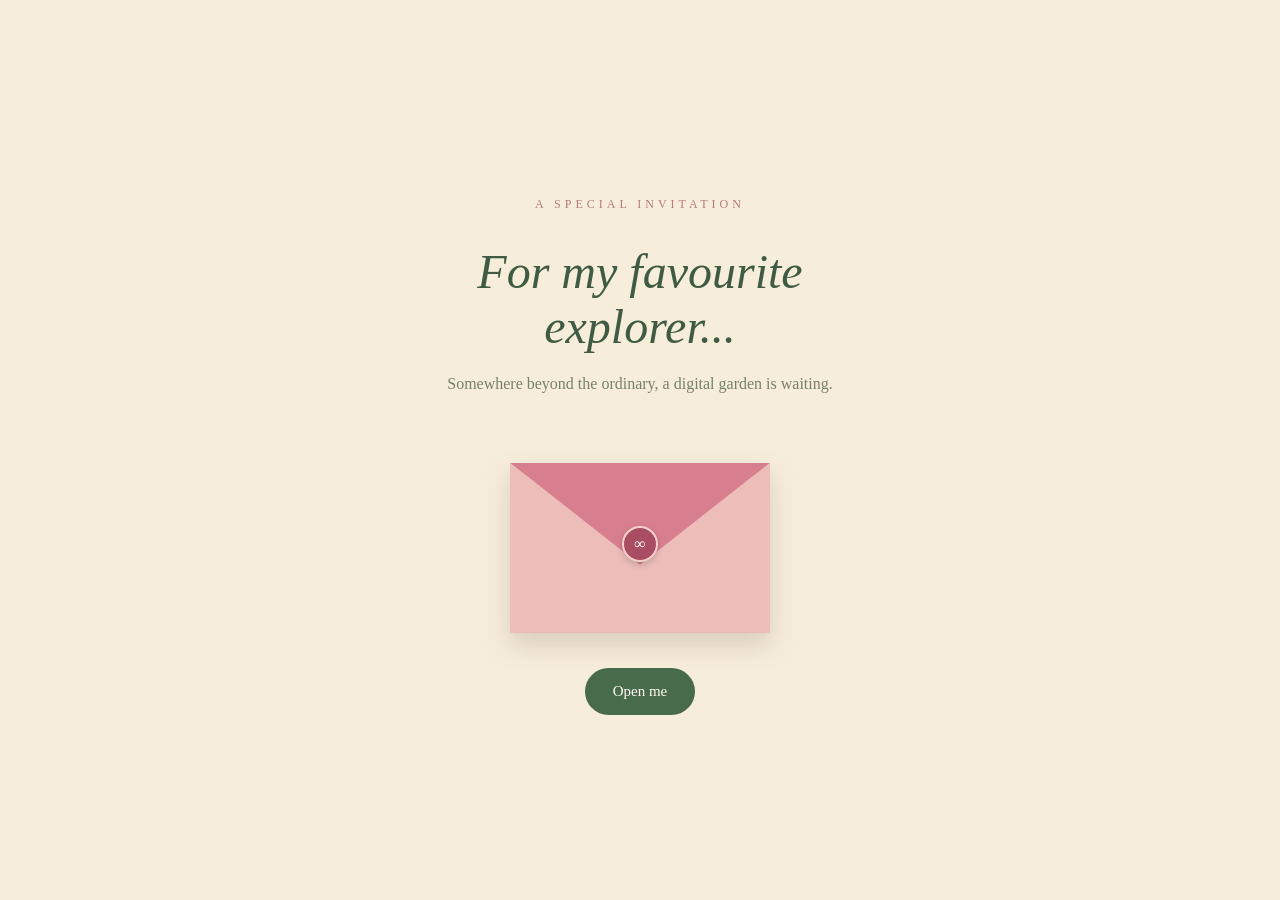
<file: index.html>
<!DOCTYPE html>
<html lang="en">

<head>
    <meta charset="UTF-8">
    <meta name="viewport" content="width=device-width, initial-scale=1.0">

    <title>Till Infinity And Beyond</title>

    <!-- Connect CSS file -->
    <link rel="stylesheet" href="css/style.css">
</head>

<body>

    <main class="invitation">

        <p class="subtitle">A special invitation</p>

        <h1>For my favourite explorer...</h1>

        <p class="description">
            Somewhere beyond the ordinary,
            a digital garden is waiting.
        </p>

        <!-- ENVELOPE -->

        <div
            class="envelope"
            id="envelope"
            role="button"
            tabindex="0"
            aria-label="Open your invitation"
            aria-expanded="false"
        >

            <div class="letter">
                <p>You've been invited to ♡</p>
                <small>
                    A little place where flowers grow endlessly.
                </small>
            </div>

            <div class="flap"></div>

            <div class="envelope-front"></div>

            <div class="seal">∞</div>

        </div>

        <button id="openButton">
            Open me
        </button>

        <!-- GARDEN MAP -->

        <section class="reveal" id="reveal" aria-hidden="true">

            <h2>Your adventure awaits.</h2>

            <p class="map-intro">
                A little map to somewhere special...
            </p>

            <div class="map">

                <div class="map-heading">
                    <span>✿</span>
                    <p>YOUR LITTLE GARDEN MAP</p>
                    <span>✿</span>
                </div>

                <svg
                    class="map-route"
                    viewBox="0 0 300 360"
                    xmlns="http://www.w3.org/2000/svg"
                    aria-hidden="true"
                >

                    <!-- Winding journey -->
                    <path
                        d="M75 35
                           C240 45, 245 100, 150 125
                           S65 185, 180 215
                           S250 280, 130 320"
                        fill="none"
                        stroke="#A4A879"
                        stroke-width="4"
                        stroke-dasharray="5 9"
                        stroke-linecap="round"
                    />

                    <!-- Starting point -->
                    <circle cx="75" cy="35" r="13"
                        fill="#F0C7A8"
                        stroke="#927458"
                        stroke-width="2"/>

                    <text x="75" y="40"
                        text-anchor="middle"
                        font-size="14">✉</text>

                    <!-- Flower meadow -->
                    <circle cx="150" cy="125" r="18"
                        fill="#F5D5D9"
                        stroke="#D77F8E"
                        stroke-width="2"/>

                    <text x="150" y="131"
                        text-anchor="middle"
                        font-size="19">✿</text>

                    <!-- Secret garden -->
                    <circle cx="180" cy="215" r="18"
                        fill="#D9E1C7"
                        stroke="#66845C"
                        stroke-width="2"/>

                    <text x="180" y="221"
                        text-anchor="middle"
                        font-size="19">♧</text>

                    <!-- Infinity destination -->
                    <circle cx="130" cy="320" r="18"
                        fill="#F5D5D9"
                        stroke="#D77F8E"
                        stroke-width="2"/>

                    <text x="130" y="326"
                        text-anchor="middle"
                        font-size="19">∞</text>

                </svg>

                <!-- Map labels -->

                <div class="map-label start-label">
                    <strong>01. The Invitation</strong>
                    <small>Where it all begins</small>
                </div>

                <div class="map-label flower-label">
                    <strong>02. Flower Meadow</strong>
                    <small>Where flowers bloom</small>
                </div>

                <div class="map-label garden-label">
                    <strong>03. Secret Garden</strong>
                    <small>A world to explore</small>
                </div>

                <div class="map-label infinity-label">
                    <strong>04. Beyond Infinity</strong>
                    <small>Where it never ends</small>
                </div>

            </div>

            <p class="map-footer">
                Follow the flowers... ♡
            </p>
            <button id ="enterGarden">
                Let the journey begin 🧚🏽‍♀️
            </button>

        </section>

<!-- ==================================
     THE GARDEN
================================== -->

<section class="garden" id="garden">


    <div class="landscape">

         <div class="garden-heading">
        <p class="subtitle">A little world of our own</p>
        <h2>Welcome to the garden ♡</h2>
        <p>There's a little magic growing here.</p>
    </div>

    

        <!-- SKY -->

        <div class="sky">

            <div class="sun"></div>

            <div class="cloud cloud-one">
                ☁
            </div>

            <div class="cloud cloud-two">
                ☁
            </div>

            <div class="cloud cloud-three">
                ☁
            </div>

        </div>

        <!-- BACKGROUND HILLS -->

        <div class="hill hill-back"></div>
        <div class="hill hill-middle"></div>
        <div class="hill hill-front"></div>

        <!-- TREES -->

        <div class="tree tree-left">♣</div>
        <div class="tree tree-right">♣</div>

        <!-- GARDEN PATH -->

       <svg class="garden-path"
     viewBox="0 0 1000 500"
     preserveAspectRatio="none"
     aria-hidden="true">

    <path
        d="M 505 0
           C 560 70, 650 95, 610 155
           C 570 210, 420 220, 460 285
           C 500 350, 650 360, 720 500

           L 270 500

           C 330 390, 360 340, 340 290
           C 310 220, 510 195, 530 145
           C 550 100, 490 55, 485 0
           Z"

        fill="#E9D5AC"
    />

      </svg>

        <!-- DECORATIVE FLOWERS -->

        <div class="meadow-flower flower-one">✿</div>
        <div class="meadow-flower flower-two">✿</div>
        <div class="meadow-flower flower-three">✿</div>
        <div class="meadow-flower flower-four">✿</div>
        <div class="meadow-flower flower-five">✿</div>


        <!-- MEADOW GRASS -->

<div class="grass grass-one"></div>
<div class="grass grass-two"></div>
<div class="grass grass-three"></div>
<div class="grass grass-four"></div>
<div class="grass grass-five"></div>
<div class="grass grass-six"></div>

<!-- BOTANICAL FLOWER COLLECTION -->

<div class="hibiscus garden-flower">
    <img src="hibiscus-new.png" alt="Monarch hibiscus">
</div>

<div class="garden-flower protea">
    <img src="protea.png" alt="Protea">
</div>

<div class="garden-flower bougainvillea">
    <img src="bougainvillea.png" alt="Bougainvillea">
</div>

<div class="garden-flower jasmine">
    <img src="jasmine.png" alt="Night-blooming jasmine">
</div>

<div class="garden-flower tiger-lily">
    <img src="tiger-lily.png" alt="Tiger lily">
</div>

<div class="garden-flower sunflower">
    <img src="sunflower.png" alt="Sunflower">
</div>

<div class="garden-flower orchid">
    <img src="orchid.png" alt="Orchid">
</div>

<div class="garden-flower carnation">
    <img src="carnation.png" alt="Carnation">
</div>

<div class="garden-flower calla-lily">
    <img src="calla-lily.png" alt="Calla lily">
</div>

<div class="garden-flower balloon-flower">
    <img src="balloon-flower.png" alt="Balloon flower">
</div>

<div class="garden-flower venus-flytrap">
    <img src="venus-flytrap.png" alt="Venus flytrap">
</div>

<div class="garden-flower spider-lily">
    <img src="spider-lily.png" alt="Spider lily">
</div>

<!-- FLOWER LOVE NOTE -->

<div class="flower-note" id="flowerNote" aria-hidden="true">

    <div class="note-card" role="dialog"
         aria-modal="true"
         aria-labelledby="noteTitle">

        <button class="close-note" id="closeNote"
                aria-label="Close flower note">×</button>

        <p class="note-label">LOOKS LIKE YOU FOUND SOMETHING</p>

        <h2 id="noteTitle">Miss Hibiscus</h2>

        <p id="noteMessage">
            A little love is growing here...
        </p>

        <span class="note-decoration">✿ ♡ ✿</span>

    </div>

</div>
    <div class="garden-footer">
    <p>There's something beyond the flowers...</p>

    <a href="woodland.html" class="follow-path">
        Follow the path ♡
    </a>
</div>

</div>

</section>


    </main>

    <!-- Connect our JavaScript file -->
    <script src="js/script.js" defer></script>

    <div class="page-transition" id="pageTransition"></div>
    
</body>
</html>
</file>
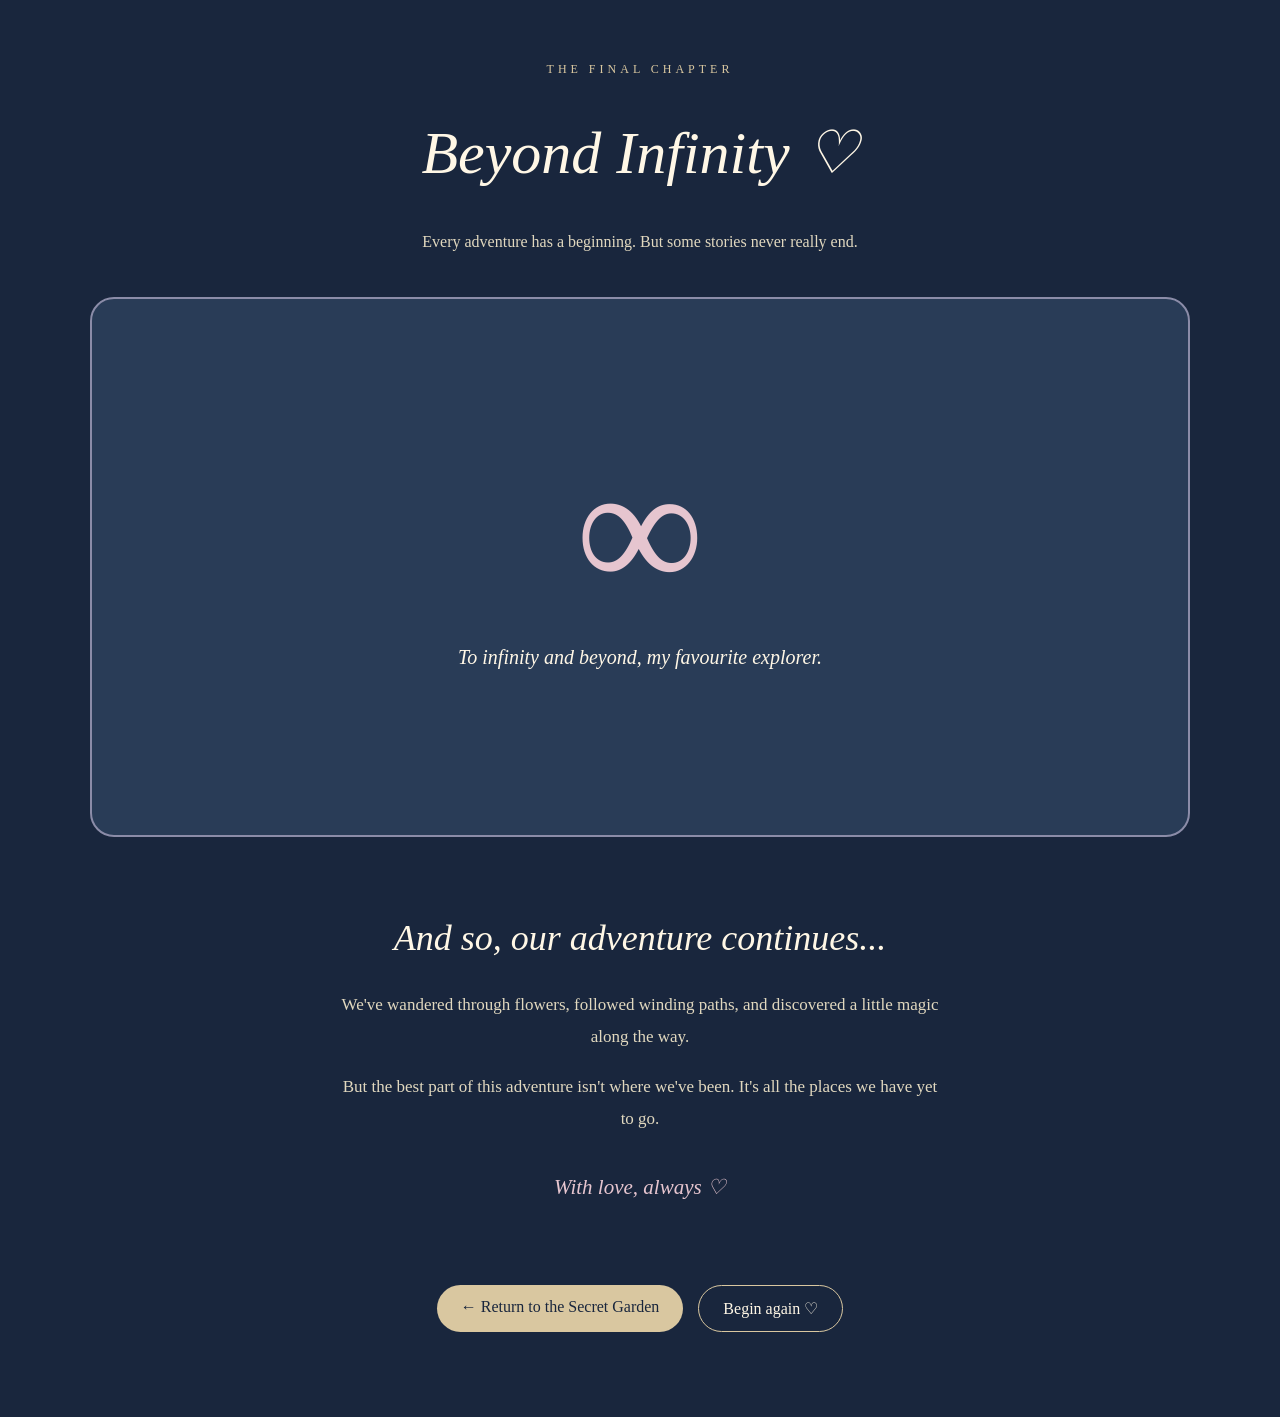
<file: infinity.html>
<!DOCTYPE html>
<html lang="en">

<head>
    <meta charset="UTF-8">
    <meta name="viewport" content="width=device-width, initial-scale=1.0">

    <title>Beyond Infinity ♡</title>

    <link rel="stylesheet" href="css/infinity.css">
</head>

<body>
    <main class="infinity-page">

        <header class="infinity-intro">
            <p class="subtitle">THE FINAL CHAPTER</p>
            <h1>Beyond Infinity ♡</h1>
            <p class="intro-text">
                Every adventure has a beginning.
                But some stories never really end.
            </p>
        </header>

        <section class="infinity-world"
                 aria-label="Beyond Infinity">

            <div class="infinity-placeholder">
                <span class="infinity-symbol">∞</span>

                <p>
                    To infinity and beyond,
                    my favourite explorer.
                </p>
            </div>

        </section>

        <section class="final-message">
            <h2>And so, our adventure continues...</h2>

            <p>
                We've wandered through flowers,
                followed winding paths,
                and discovered a little magic
                along the way.
            </p>

            <p>
                But the best part of this adventure
                isn't where we've been.
                It's all the places we have yet to go.
            </p>

            <span class="signature">With love, always ♡</span>
        </section>

        <footer class="infinity-navigation">
            <a href="secret-garden.html" class="back-link">
                ← Return to the Secret Garden
            </a>

            <a href="index.html" class="restart-link">
                Begin again ♡
            </a>
        </footer>

    </main>
</body>

</html>
</file>
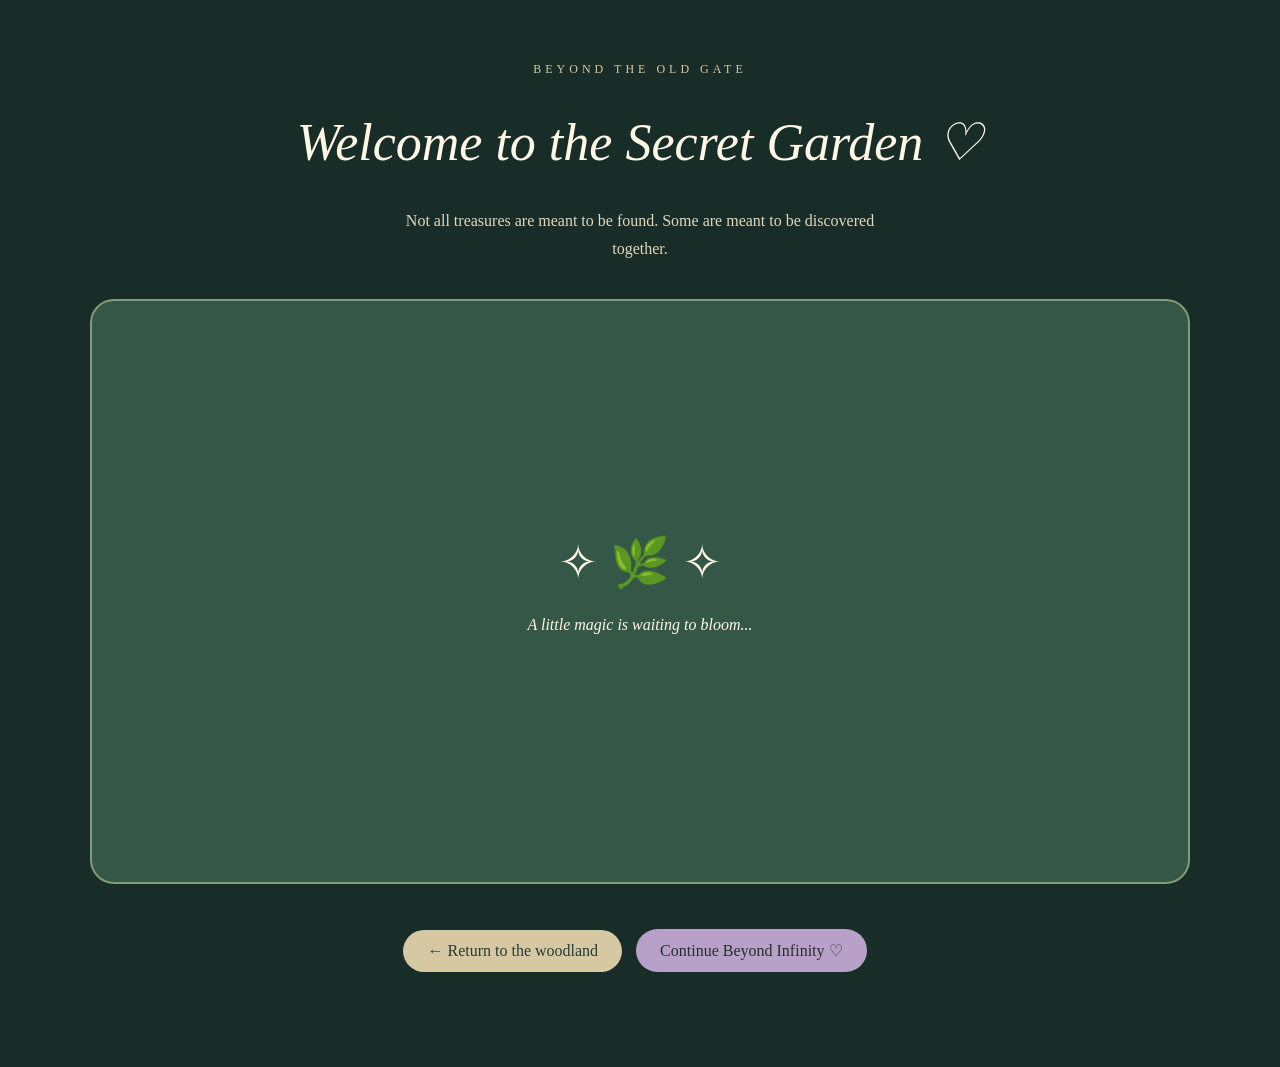
<file: secret-garden.html>
<!DOCTYPE html>
<html lang="en">

<head>
    <meta charset="UTF-8">
    <meta name="viewport" content="width=device-width, initial-scale=1.0">

    <title>The Secret Garden ♡</title>

    <link rel="stylesheet" href="css/secret-garden.css">
</head>

<body>
    <main class="secret-garden">

        <header class="garden-intro">
            <p class="subtitle">BEYOND THE OLD GATE</p>
            <h1>Welcome to the Secret Garden ♡</h1>
            <p class="intro-text">
                Not all treasures are meant to be found.
                Some are meant to be discovered together.
            </p>
        </header>

        <section class="garden-world"
                 aria-label="Secret Garden">

            <div class="garden-placeholder">
                <span class="garden-symbol">✧ 🌿 ✧</span>

                <p>
                    A little magic is waiting to bloom...
                </p>
            </div>

        </section>

        <footer class="garden-navigation">
            <a href="woodland.html" class="back-link">
                ← Return to the woodland
            </a>

            <a href="infinity.html" class="infinity-link">
                Continue Beyond Infinity ♡
            </a>
        </footer>

    </main>
</body>

</html>
</file>
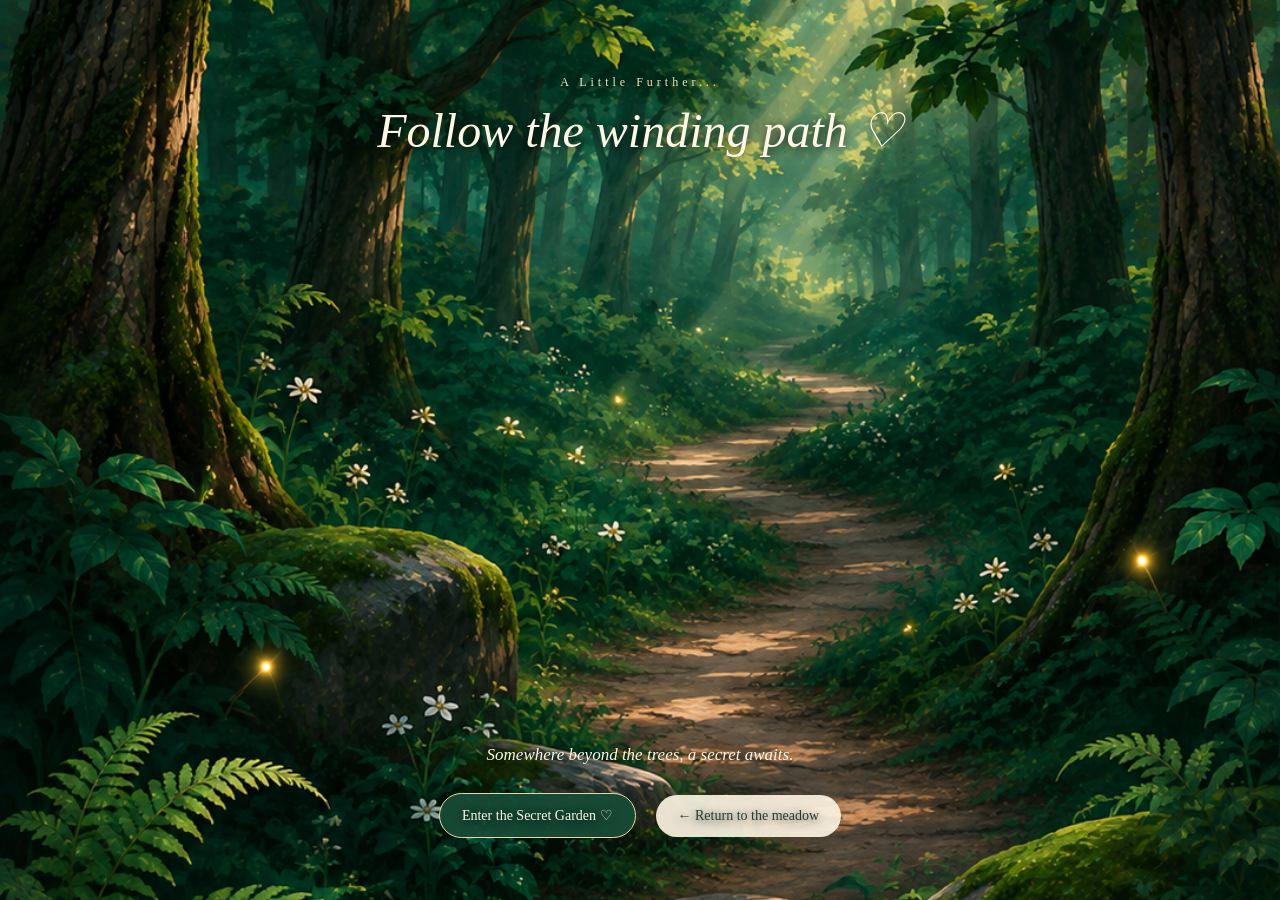
<file: woodland.html>
<!DOCTYPE html>
<html lang="en">
<head>
    <meta charset="UTF-8">
    <meta name="viewport" content="width=device-width, initial-scale=1.0">
    <title>The Journey ♡</title>
    <link rel="stylesheet" href="css/woodland.css">
</head>

<body>
    <main class="woodland-page">
        
<section class="woodland-scene">

    <div class="woodland-heading">
        <p class="subtitle">A Little Further...</p>
        <h1>Follow the winding path ♡</h1>
    </div>

    <div class="woodland-footer">
        <p>Somewhere beyond the trees, a secret awaits.</p>

        <a href="secret-garden.html" class="secret-garden-link">
            Enter the Secret Garden ♡
        </a>

        <a href="index.html" class="back-link">
            ← Return to the meadow
        </a>
    </div>

</section>

    </main>

    <div class="page-transition" id="pageTransition"></div>


<script>
    document.addEventListener("DOMContentLoaded", function() {
        document.body.classList.add("woodland-arriving");
    });

    window.addEventListener("pageshow", function() {
        requestAnimationFrame(function() {
            document.body.classList.remove("woodland-arriving");
        });
    });
</script>

</body>
</html>
</file>
<file: css/style.css>
/* ==================================

   1. GENERAL PAGE DESIGN

================================== */

* {

    box-sizing: border-box;

}

body {

    margin: 0;

    min-height: 100vh;

    padding: 35px 0;

    background: #f6edda;

    font-family: Georgia, serif;

    color: #405b43;

    display: flex;

    justify-content: center;

    align-items: center;

    text-align: center;

}

.invitation {

    width: min(90%, 500px);

    margin: auto;

    padding: 35px 20px;

}

.subtitle {

    font-size: 12px;

    letter-spacing: 4px;

    text-transform: uppercase;

    color: #b77c78;

}

h1 {

    font-size: clamp(32px, 8vw, 48px);

    font-weight: normal;

    font-style: italic;

    margin-bottom: 12px;

}

.description {

    color: #77816a;

    line-height: 1.7;

}

/* ==================================

   2. ENVELOPE

================================== */

.envelope {

    position: relative;

    width: 260px;

    height: 170px;

    margin: 65px auto 35px;

    background: #e8a8ae;

    border-radius: 5px;

    cursor: pointer;

    perspective: 800px;

/* New shadow */

    filter: drop-shadow(0 12px 12px rgba(91, 59, 48, 0.18));

    transition: transform 0.3s ease;

}

/* Small hover effect */

.envelope:hover {

    transform: translateY(-5px);

}

/* Letter inside */

.letter {

    position: absolute;

    width: 85%;

    height: 130px;

    left: 7.5%;

    top: 10px;

    padding: 15px;

    background: #fffaf0;

    box-shadow: 0 3px 8px rgba(0, 0, 0, 0.08);

    transition: transform 1.5s ease;

    z-index: 1;

}

.letter p {

    font-style: italic;

    font-size: 17px;

}

/* Envelope flap */

.flap {

    position: absolute;

    inset: 0;

    background: #d77f8e;

    clip-path: polygon(

        0 0,

        100% 0,

        50% 60%

    );

    transform-origin: top;

    transition: transform 1.5s ease;

    z-index: 3;

}

/* Envelope front */

.envelope-front {

    position: absolute;

    inset: 0;

    background: #edbdba;

    clip-path: polygon(

        0 0,

        50% 58%,

        100% 0,

        100% 100%,

        0 100%

    );

    z-index: 2;

}

/* Wax seal */

.seal {

    position: absolute;

    z-index: 4;

    left: 50%;

    top: 48%;

    transform: translate(-50%, -50%);

    width: 36px;

    height: 36px;

    background: #a94d63;

    border: 2px solid #f4d0cb;

    border-radius: 50%;

    color: white;

    display: grid;

    place-items: center;

    box-shadow: 0 3px 6px rgba(0, 0, 0, 0.16);

    transition: opacity 0.4s;

}

/* ==================================

   3. OPENING ANIMATION

================================== */

.envelope.open .flap {

    transform: rotateX(180deg);

}

.envelope.open .letter {

    transform: translateY(-100px);

    z-index: 4;

}

.envelope.open .seal {

    opacity: 0;

}

.envelope.open {

    cursor: default;

}

/* ==================================

   4. BUTTON

================================== */

button {

    border: none;

    background: #486b4c;

    color: #fffaf0;

    padding: 15px 28px;

    border-radius: 30px;

    font-family: inherit;

    font-size: 15px;

    cursor: pointer;

    transition: transform 0.2s, background 0.2s;

}

button:hover {

    background: #35563c;

    transform: translateY(-3px);

}

button:disabled {

    opacity: 0.7;

    cursor: default;

}

/* ==================================

   5. MAP REVEAL

================================== */

.reveal {

    opacity: 0;

    max-height: 0;

    overflow: hidden;

    transition:

        opacity 1s ease,

        max-height 1s ease;

}

.reveal.visible {

    opacity: 1;

    max-height: 650px;

}

.map-intro {

    color: #77816a;

    font-size: 14px;

}

.map {

    position: relative;

    width: 100%;

    max-width: 340px;

    height: 390px;

    margin: 25px auto;

    background: #eee3c8;

    border: 2px solid #d2bd94;

    border-radius: 12px;

    box-shadow:

        0 7px 18px rgba(91, 75, 49, 0.12),

        inset 0 0 20px rgba(173, 148, 102, 0.12);

    overflow: hidden;

}

.map-heading {

    display: flex;

    justify-content: center;

    align-items: center;

    gap: 10px;

    color: #886b4c;

    font-size: 10px;

    letter-spacing: 2px;

}

.map-heading span {

    color: #d77f8e;

}

.map-heading p {

    font-weight: bold;

}

.map-route {

    position: absolute;

    width: 90%;

    height: 340px;

    top: 35px;

    left: 5%;

}

/* Individual map labels */

.map-label {

    position: absolute;

    display: flex;

    flex-direction: column;

    gap: 3px;

    color: #5b6347;

    font-size: 10px;

    text-align: left;

}

.map-label strong {

    font-size: 11px;

}

.map-label small {

    font-size: 10px;

    color: #8d856e;

}

.start-label {

    top: 48px;

    left: 58%;

}

.flower-label {

    top: 133px;

    left: 5%;

}

.garden-label {

    top: 195px;

    left:60%;

}

.infinity-label {

    top: 329px;

    left: 5%;

}

.map-footer {

    color: #a16b78;

    font-style: italic;

}

/* ==================================

   7. GARDEN ENVIRONMENT

================================== */

.garden {

    display: none;

    width: 100%;

    margin: 35px auto;

}

.garden-heading {

    margin-bottom: 25px;

}

.garden-heading h2 {

    font-size: 30px;

    font-weight: normal;

    font-style: italic;

}

.garden-heading p {

  color: #77816a;

}

.garden-heading {

    position: relative;

    z-index: 10;

    padding-top: 70px;

}

/* ==================================

   8. LANDSCAPE

================================== */

.landscape {

    position: relative;

    width: 100%;

    min-height: 100vh;

    background-image: url("../garden-background.png");

    background-size: cover;

    background-position: center;

    background-repeat: no-repeat;

    overflow: hidden;

}

/* ==================================

   14. GARDEN FOOTER

================================== */

.garden-footer {
    position: absolute;

    bottom: 6%;

    left: 50%;

    transform: translateX(-50%);

    z-index: 20;

    width: max-content;

    max-width: 90%;

    text-align: center;

    color: #fff7e6;

    font-style: italic;

    text-shadow: 0 2px 8px rgba(0, 0, 0, 0.6);
}

/* ==================================

   17. ENTERING THE GARDEN

================================== */

#enterGarden {

    margin-bottom: 20px;

}

/* Hide the invitation and map after entering */

.invitation.entered > :not(.garden) {
    display: none;
}


.invitation.entered .garden {

    display: block;

}

/* FULLSCREEN GARDEN LAYOUT */

.invitation.entered {

    width: 100%;

    max-width: none;

    margin: 0;

    padding: 0;

}

.invitation.entered .garden {

    width: 100%;

    margin: 0;

}

/* FADE TRANSITION */

body {

    transition: opacity 0.7s ease-in-out;

}

body.fade-out {

    opacity: 0;

}

/* ============================

   BOTANICAL FLOWER COLLECTION

============================ */

.garden-flower {

    position: absolute;

    width: 150px;

    height: auto;

    transform: translateX(-50%);

    transform-origin: bottom center;

    z-index: 5;

}

.garden-flower img {

    display: block;

    width: 100%;

    height: auto;

    transform-origin: bottom center;

    animation: flower-sway 5s ease-in-out infinite alternate;

}

/* FLOWER POSITIONS */

/* ==================================

   FLOWER POSITIONS

================================== */

/* BACKGROUND FLOWERS */

.jasmine {
    left: 34%;

    bottom: 29%;

    width: 85px;

    z-index: 3;
}

.balloon-flower {
    left: 3%;

    bottom: 32%;

    width: 95px;

    z-index: 3;
}

.orchid {

    left: 66%;

    bottom: 30%;

    width: 115px;

    z-index: 3;

}


.calla-lily {
    right: 2%;

    bottom: 29%;

    width: 12%;

    z-index: 4;
}

/* MIDDLE-GROUND FLOWERS */

.bougainvillea {
    left: 12%;

    bottom: 28%;

    width: 155px;

    z-index: 5;
}

.sunflower {
    right: 14%;

    bottom: 16%;

    width: 14%;

    z-index: 6;
}

.tiger-lily {
    left: 81%;

    bottom: 5%;

    width: 15%;

    z-index: 7;
}

.carnation {
    left: 40%;

    bottom: 5%;

    width: 11%;

    z-index: 7;
}

/* FOREGROUND FLOWERS */

.protea {

    left: 9%;

    bottom: -3%;

    width: 240px;

    z-index: 8;

}

.hibiscus {

    left: 32%;

    bottom: 18%;

    width: 200px;

    z-index: 4;

}

.venus-flytrap {
    right: 10%;

    left: auto;

    bottom: -6%;

    width: 14%;
    
    z-index: 8;
}

.spider-lily {

    left: -2%;

    bottom: 2%;

    width: 10%;

    z-index: 7;

}

/* SUBTLE FLOWER MOVEMENT */

@keyframes flower-sway {

    from {

        transform: rotate(-2deg);

    }

    to {

        transform: rotate(2deg);

    }

}

/* ==================================
   RESPONSIVE LAYOUT & ACCESSIBILITY
================================== */

body:has(.invitation.entered) {
    padding: 0;
}

.reveal.visible {
    max-height: 1000px;
}

@media (max-width: 500px) {
    .garden-heading h2 {
        font-size: 26px;
    }

    .garden-flower {
        width: min(18vw, 110px);
    }

    .protea, .hibiscus, .venus-flytrap, .spider-lily {
        width: min(26vw, 150px);
    }
}

@media (prefers-reduced-motion: reduce) {
    .garden-flower img {
        animation: none;
    }
}
 /* Hide old scenery replaced by the illustration */
.sky,
.hill,
.tree,
.garden-path,
.meadow-flower,
.grass {
    display: none;
}

/* Position the welcome heading */
.invitation.entered .garden-heading {
    top: 10%;
    padding-top: 0;
}
/* ==============================
   FLOWER LOVE NOTES
============================== */

.flower-note {
    position: fixed;
    inset: 0;
    background: rgba(45, 58, 71, 0.45);

    display: flex;
    align-items: center;
    justify-content: center;

    opacity: 0;
    visibility: hidden;
    transition: opacity 0.3s ease, visibility 0.3s;

    z-index: 1000;
    padding: 20px;
}

.flower-note.visible {
    opacity: 1;
    visibility: visible;
}

.note-card {
    position: relative;
    width: min(100%, 390px);
    padding: 45px 35px;

    background: #FFF7E6;
    border: 2px solid #B46A72;
    border-radius: 16px;

    text-align: center;
    color: #503429;

    box-shadow: 0 15px 50px rgba(45, 58, 71, 0.25);

    transform: translateY(20px) scale(0.95);
    transition: transform 0.3s ease;
}

.flower-note.visible .note-card {
    transform: translateY(0) scale(1);
}

.note-label {
    font-size: 11px;
    letter-spacing: 3px;
    color: #B46A72;
    margin-bottom: 20px;
}

.note-card h2 {
    font-family: Georgia, serif;
    font-size: 32px;
    font-style: italic;
    font-weight: normal;
    color: #AE5569;
    margin-bottom: 20px;
}

#noteMessage {
    font-family: Georgia, serif;
    font-size: 17px;
    line-height: 1.8;
    color: #515335;
}

.note-decoration {
    display: block;
    margin-top: 25px;
    font-size: 20px;
    color: #D58198;
}

.close-note {
    position: absolute;
    top: 12px;
    right: 18px;

    border: none;
    background: transparent;
    color: #AE5569;

    font-size: 30px;
    cursor: pointer;
}

/* Make botanical flowers feel clickable */

.garden-flower {
    cursor: pointer;
}

.garden-flower:hover {
    filter: brightness(1.08) drop-shadow(0 0 8px rgba(255, 247, 230, 0.6));
}
/* Link to the Woodland Journey */
.follow-path {
    display: inline-block;

    margin-top: 10px;

    padding: 12px 24px;

    background: rgba(52, 80, 54, 0.88);

    border: 1px solid #e9d8a6;

    border-radius: 30px;

    color: #fff7e6;

    font-family: Georgia, serif;

    font-size: 14px;

    font-style: italic;

    text-decoration: none;

    box-shadow: 0 4px 15px rgba(0, 0, 0, 0.2);

    transition: transform 0.3s ease, background 0.3s ease;
}

.follow-path:hover {
    background: #486b4c;
    transform: translateY(-3px);
}

/* Storybook page transition */

.page-transition {
    position: fixed;
    inset: 0;
    background: #103d32;
    opacity: 0;
    visibility: hidden;
    pointer-events: none;
    z-index: 9999;

    transition: opacity 0.7s ease,
                visibility 0.7s ease;
}

.page-transition.active {
    opacity: 1;
    visibility: visible;
}
</file>
<file: css/infinity.css>
* {
    box-sizing: border-box;
}

body {
    margin: 0;
    min-height: 100vh;
    background: #19263d;
    color: #fff7e6;
    font-family: Georgia, serif;
    text-align: center;
}

.infinity-page {
    min-height: 100vh;
    padding: 50px 20px;
}

.infinity-intro {
    max-width: 700px;
    margin: 0 auto 40px;
}

.subtitle {
    font-size: 12px;
    letter-spacing: 4px;
    color: #d9c7a0;
}

h1 {
    font-size: clamp(34px, 6vw, 60px);
    font-weight: normal;
    font-style: italic;
}

.intro-text {
    max-width: 500px;
    margin: 20px auto;
    line-height: 1.8;
    color: #e1d8bf;
}

.infinity-world {
    max-width: 1100px;
    margin: 0 auto;
}

.infinity-placeholder {
    min-height: 60vh;
    padding: 30px;

    display: flex;
    flex-direction: column;
    align-items: center;
    justify-content: center;

    background: #293c57;
    border: 2px solid #8b8ca8;
    border-radius: 24px;
}

.infinity-symbol {
    font-size: clamp(90px, 15vw, 180px);
    color: #e6c5cf;
    line-height: 1;
}

.infinity-placeholder p {
    font-size: 20px;
    font-style: italic;
    line-height: 1.7;
}

.final-message {
    max-width: 600px;
    margin: 80px auto 50px;
}

.final-message h2 {
    font-size: clamp(25px, 4vw, 36px);
    font-weight: normal;
    font-style: italic;
    margin-bottom: 30px;
}

.final-message p {
    font-size: 17px;
    line-height: 1.9;
    color: #e1d8bf;
}

.signature {
    display: block;
    margin-top: 40px;
    font-size: 21px;
    font-style: italic;
    color: #e6c5cf;
}

.infinity-navigation {
    display: flex;
    justify-content: center;
    flex-wrap: wrap;
    gap: 15px;
    padding: 35px 0;
}

.back-link,
.restart-link {
    display: inline-block;
    padding: 13px 24px;
    border-radius: 30px;
    text-decoration: none;
    transition: background 0.3s ease;
}

.back-link {
    background: #d9c7a0;
    color: #19263d;
}

.restart-link {
    background: transparent;
    color: #fff7e6;
    border: 1px solid #d9c7a0;
}

.back-link:hover {
    background: #fff7e6;
}

.restart-link:hover {
    background: #394b69;
}

@media (max-width: 600px) {
    .infinity-page {
        padding: 35px 15px;
    }

    .final-message {
        margin-top: 55px;
    }
}
</file>
<file: css/secret-garden.css>
* {
    box-sizing: border-box;
}

body {
    margin: 0;
    min-height: 100vh;
    background: #182d27;
    color: #fff7e6;
    font-family: Georgia, serif;
    text-align: center;
}

.secret-garden {
    min-height: 100vh;
    padding: 50px 20px;
}

.garden-intro {
    max-width: 700px;
    margin: 0 auto 35px;
}

.subtitle {
    font-size: 12px;
    letter-spacing: 4px;
    color: #d7c8a4;
}

h1 {
    font-size: clamp(30px, 5vw, 52px);
    font-style: italic;
    font-weight: normal;
}

.intro-text {
    max-width: 500px;
    margin: 20px auto;
    line-height: 1.8;
    color: #e1d8bf;
}

.garden-world {
    max-width: 1100px;
    margin: 0 auto;
}

.garden-placeholder {
    min-height: 65vh;
    padding: 30px;

    display: flex;
    flex-direction: column;
    align-items: center;
    justify-content: center;

    background: #355747;
    border: 2px solid #809b75;
    border-radius: 24px;
}

.garden-symbol {
    font-size: 48px;
}

.garden-placeholder p {
    font-style: italic;
    margin-top: 25px;
}

.garden-navigation {
    padding: 35px 0;
}

.back-link {
    display: inline-block;
    padding: 12px 24px;

    background: #d7c8a4;
    color: #243d32;
    border-radius: 30px;

    text-decoration: none;
    transition: background 0.3s ease;
}

.back-link:hover {
    background: #fff7e6;
}

/* Journey to Beyond Infinity */

.infinity-link {
    display: inline-block;
    margin: 10px;
    padding: 12px 24px;

    background: #b8a0c8;
    color: #24302b;
    border-radius: 30px;

    text-decoration: none;
    transition: background 0.3s ease,
                transform 0.3s ease;
}

.infinity-link:hover {
    background: #d8c3e5;
    transform: translateY(-3px);
}
</file>
<file: css/woodland.css>
/* WOODLAND JOURNEY */

* {
    box-sizing: border-box;
}

html, body {
    margin: 0;
    min-height: 100%;
}

body {
    background: #103d32;
    color: #fff7e6;
    font-family: Georgia, serif;
    text-align: center;
}

.woodland-page {
    width: 100%;
}

/* Full illustrated forest background */

.woodland-scene {
    position: relative;
    width: 100%;
    min-height: 100vh;
    min-height: 100svh;

    background-image: url("../woodland.png");
    background-size: cover;
    background-position: center;
    background-repeat: no-repeat;
}

/* Heading at the top */

.woodland-heading {
    position: absolute;
    top: 7%;
    left: 50%;
    transform: translateX(-50%);
    width: 90%;
    z-index: 2;

    text-shadow: 0 2px 12px rgba(0, 0, 0, 0.75);
}

.subtitle {
    font-size: 12px;
    letter-spacing: 4px;
    color: #f4e5bc;
}

.woodland-heading h1 {
    font-size: clamp(28px, 5vw, 48px);
    font-weight: normal;
    font-style: italic;
    margin-top: 12px;
}

/* Navigation at the end of the path */

.woodland-footer {
    position: absolute;
    bottom: 6%;
    left: 50%;
    transform: translateX(-50%);
    width: min(90%, 500px);
    z-index: 2;

    text-shadow: 0 2px 10px rgba(0, 0, 0, 0.75);
}

.woodland-footer p {
    font-size: 17px;
    font-style: italic;
    line-height: 1.6;
}

.secret-garden-link,
.back-link {
    display: inline-block;
    margin: 8px;
    padding: 13px 22px;
    border-radius: 30px;
    text-decoration: none;
    font-family: inherit;
    font-size: 14px;
    transition: transform 0.3s ease, background 0.3s ease;
}

.secret-garden-link {
    background: rgba(23, 75, 54, 0.94);
    border: 1px solid #e9d8a6;
    color: #fff7e6;
}

.back-link {
    background: rgba(255, 247, 230, 0.9);
    color: #243d32;
}

.secret-garden-link:hover,
.back-link:hover {
    transform: translateY(-3px);
}

.secret-garden-link:hover {
    background: #246448;
}

.back-link:hover {
    background: #fff7e6;
}

@media (max-width: 600px) {
    .woodland-heading {
        top: 5%;
    }

    .woodland-footer {
        bottom: 4%;
    }

    .woodland-footer p {
        font-size: 15px;
    }

    .secret-garden-link,
    .back-link {
        padding: 11px 16px;
        font-size: 12px;
    }
}

/* Storybook page transition */

.page-transition {
    position: fixed;
    inset: 0;
    background: #103d32;
    opacity: 0;
    visibility: hidden;
    pointer-events: none;
    z-index: 9999;

    transition: opacity 0.7s ease,
                visibility 0.7s ease;
}

.page-transition.active {
    opacity: 1;
    visibility: visible;
}

/* Woodland arrival animation */

body {
    opacity: 1;
    transition: opacity 0.8s ease;
}

body.woodland-arriving {
    opacity: 0;
}
</file>
